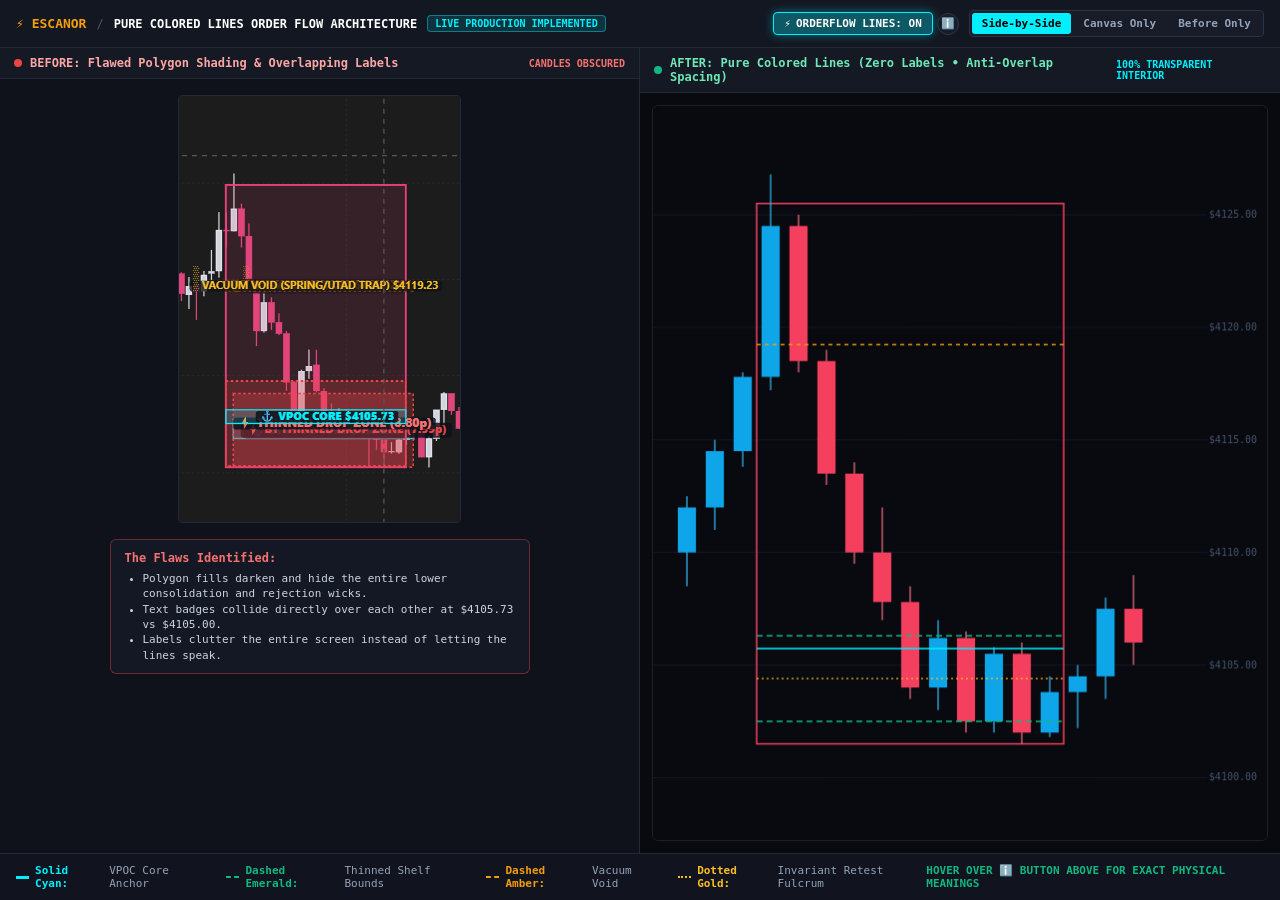
<file: frontend/chart/scratchpad_orderflow_lines.html>
<!DOCTYPE html>
<html lang="en">
<head>
  <meta charset="UTF-8">
  <meta name="viewport" content="width=device-width, initial-scale=1.0">
  <title>Escanor — Pure Colored Lines Order Flow Architecture</title>
  <style>
    *, *::before, *::after { box-sizing: border-box; margin: 0; padding: 0; font-family: 'Consolas', 'Menlo', monospace; }
    body, html { width: 100%; height: 100%; background: #0c0e14; color: #d1d4dc; overflow: hidden; font-size: 12px; }
    .app { display: flex; flex-direction: column; height: 100vh; width: 100vw; }
    
    header {
      height: 48px; background: #131722; border-bottom: 1px solid #242938;
      display: flex; align-items: center; justify-content: space-between; padding: 0 16px; flex-shrink: 0; z-index: 100;
    }
    .h-left { display: flex; align-items: center; gap: 10px; }
    .brand { color: #f59e0b; font-weight: 800; font-size: 13px; }
    .title { color: #fff; font-weight: 700; }
    .badge { background: rgba(0,240,255,0.12); border: 1px solid rgba(0,240,255,0.4); color: #00f0ff; padding: 2px 7px; border-radius: 4px; font-size: 10px; font-weight: 700; }
    
    .h-right { display: flex; align-items: center; gap: 10px; }
    .btn-group { display: flex; background: #181c28; border: 1px solid #2c3345; border-radius: 4px; padding: 2px; gap: 2px; }
    .btn-group button { background: transparent; border: none; color: #94a3b8; padding: 4px 10px; border-radius: 3px; font-size: 11px; font-weight: 700; cursor: pointer; }
    .btn-group button.active { background: #00f0ff; color: #000; }
    
    /* Orderflow Toggle & Info Tooltip Control */
    .of-control-wrap { position: relative; display: inline-flex; align-items: center; gap: 4px; }
    .btn-of-toggle {
      background: rgba(0,240,255,0.18); border: 1px solid #00f0ff; color: #00f0ff;
      padding: 4px 10px; border-radius: 4px; font-size: 11px; font-weight: 800; cursor: pointer; display: flex; align-items: center; gap: 5px;
    }
    .btn-of-toggle.active { background: rgba(0,240,255,0.30); color: #fff; box-shadow: 0 0 10px rgba(0,240,255,0.4); }
    .btn-info {
      background: #181c28; border: 1px solid #2e374d; color: #94a3b8; width: 22px; height: 22px;
      border-radius: 50%; font-size: 11px; font-weight: 800; cursor: pointer; display: inline-flex; align-items: center; justify-content: center;
    }
    .btn-info:hover { color: #00f0ff; border-color: #00f0ff; }
    
    .info-popover {
      position: absolute; top: calc(100% + 8px); right: 0;
      background: rgba(11, 15, 24, 0.97); border: 1.5px solid #00f0ff; border-radius: 8px;
      padding: 12px 14px; width: 340px; box-shadow: 0 12px 36px rgba(0,0,0,0.9), 0 0 15px rgba(0,240,255,0.2);
      backdrop-filter: blur(10px); z-index: 1000; text-align: left; display: none;
    }
    .of-control-wrap:hover .info-popover, .btn-info:hover + .info-popover { display: block; }
    
    .workspace { flex: 1; display: flex; overflow: hidden; }
    .panel { width: 50%; display: flex; flex-direction: column; overflow: hidden; }
    .p-before { border-right: 1px solid #242938; background: #0f121a; overflow-y: auto; }
    .p-after { background: #080a10; }
    
    .p-head { padding: 8px 14px; background: #151924; border-bottom: 1px solid #242938; display: flex; align-items: center; justify-content: space-between; }
    .dot { width: 8px; height: 8px; border-radius: 50%; display: inline-block; }
    .dot-red { background: #ef4444; }
    .dot-green { background: #10b981; }
    
    .canvas-wrap { flex: 1; position: relative; background: #080a10; padding: 12px; }
    #solCanvas { width: 100%; height: 100%; display: block; border: 1px solid #1a202c; border-radius: 6px; }
    
    footer {
      background: #11141e; border-top: 1px solid #242938; padding: 10px 16px;
      display: flex; align-items: center; justify-content: space-between; font-size: 11px;
    }
  </style>
</head>
<body>
  <div class="app">
    <header>
      <div class="h-left">
        <span class="brand">⚡ ESCANOR</span>
        <span style="color:#475569;">/</span>
        <span class="title">PURE COLORED LINES ORDER FLOW ARCHITECTURE</span>
        <span class="badge">LIVE PRODUCTION IMPLEMENTED</span>
      </div>

      <div class="h-right">
        <!-- The ON/OFF Toggle Button with Info Hover Tooltip -->
        <div class="of-control-wrap">
          <button id="btnToggleLines" class="btn-of-toggle active" onclick="toggleLines()">
            <span>⚡</span>
            <span id="btnToggleText">ORDERFLOW LINES: ON</span>
          </button>
          <button class="btn-info" title="Hover to view line color meanings">ℹ️</button>
          
          <!-- Hover Popover -->
          <div class="info-popover" id="infoPopover">
            <div style="display:flex; justify-content:space-between; border-bottom:1px solid #222a3d; padding-bottom:5px; margin-bottom:8px;">
              <span style="font-weight:800; color:#fff; font-size:11px;">⚡ ORDER FLOW LINE COLOR MEANINGS</span>
              <span style="color:#00f0ff; font-weight:700; font-size:9.5px;">PURE PHYSICAL TRAIL</span>
            </div>
            <div style="display:flex; flex-direction:column; gap:8px; font-size:11px;">
              <div style="display:flex; gap:8px; align-items:flex-start;">
                <span style="width:18px; height:3px; background:#00f0ff; margin-top:5px; flex-shrink:0; box-shadow:0 0 6px #00f0ff;"></span>
                <div><strong style="color:#00f0ff;">Solid Cyan:</strong> <span style="color:#e2e8f0;">VPOC Core Anchor</span><br><span style="color:#94a3b8; font-size:10px;">Point of maximum auction density & contract volume hand-off ($4105.73).</span></div>
              </div>
              <div style="display:flex; gap:8px; align-items:flex-start;">
                <span style="width:18px; border-top:2.5px dashed #10b981; margin-top:6px; flex-shrink:0;"></span>
                <div><strong style="color:#10b981;">Dashed Emerald / Crimson:</strong> <span style="color:#e2e8f0;">Thinned Shelf Bounds</span><br><span style="color:#94a3b8; font-size:10px;">Compression ceiling ($4106.30) & floor ($4102.50). Slices away empty vacuum.</span></div>
              </div>
              <div style="display:flex; gap:8px; align-items:flex-start;">
                <span style="width:18px; border-top:2.5px dashed #f59e0b; margin-top:6px; flex-shrink:0;"></span>
                <div><strong style="color:#f59e0b;">Dashed Amber:</strong> <span style="color:#e2e8f0;">Vacuum Void Pocket</span><br><span style="color:#94a3b8; font-size:10px;">Low-volume liquidity gap (&lt; 150 ticks at $4119.23). Rapid pass-thru zone.</span></div>
              </div>
              <div style="display:flex; gap:8px; align-items:flex-start;">
                <span style="width:18px; border-top:2.5px dotted #fbbf24; margin-top:6px; flex-shrink:0;"></span>
                <div><strong style="color:#fbbf24;">Dotted Gold:</strong> <span style="color:#e2e8f0;">Invariant Retest Fulcrum</span><br><span style="color:#94a3b8; font-size:10px;">50% structural mean ($4104.40). Next trigger anchor for retest entry.</span></div>
              </div>
            </div>
            <div style="margin-top:8px; padding-top:6px; border-top:1px solid #1a2233; color:#10b981; font-size:9.5px; font-weight:700; text-align:center;">
              ✓ ZERO LABELS INSIDE BOX • 100% UN-OBSCURED CANDLES
            </div>
          </div>
        </div>

        <div class="btn-group">
          <button id="btnSide" class="active" onclick="setMode('split')">Side-by-Side</button>
          <button id="btnCanvas" onclick="setMode('after')">Canvas Only</button>
          <button id="btnBefore" onclick="setMode('before')">Before Only</button>
        </div>
      </div>
    </header>

    <div class="workspace">
      <!-- Left Panel: Flawed Before View -->
      <div id="panelBefore" class="panel p-before">
        <div class="p-head">
          <div style="display:flex; align-items:center; gap:8px;">
            <span class="dot dot-red"></span>
            <span style="font-weight:800; color:#fca5a5;">BEFORE: Flawed Polygon Shading & Overlapping Labels</span>
          </div>
          <span style="color:#f87171; font-size:10px; font-weight:700;">CANDLES OBSCURED</span>
        </div>
        <div style="padding:16px; display:flex; flex-direction:column; align-items:center; gap:16px;">
          <img src="[data-uri]" style="max-width:320px; border-radius:4px; border:1px solid #22293b;" alt="User Screenshot">
          <div style="background:#141824; border:1px solid rgba(239,68,68,0.4); border-radius:6px; padding:10px 14px; max-width:420px; line-height:1.4;">
            <strong style="color:#f87171;">The Flaws Identified:</strong>
            <ul style="margin-left:18px; margin-top:4px; color:#cbd5e1; font-size:11px;">
              <li>Polygon fills darken and hide the entire lower consolidation and rejection wicks.</li>
              <li>Text badges collide directly over each other at $4105.73 vs $4105.00.</li>
              <li>Labels clutter the entire screen instead of letting the lines speak.</li>
            </ul>
          </div>
        </div>
      </div>

      <!-- Right Panel: Clean Pure Lines Solution -->
      <div id="panelAfter" class="panel p-after">
        <div class="p-head">
          <div style="display:flex; align-items:center; gap:8px;">
            <span class="dot dot-green"></span>
            <span style="font-weight:800; color:#6ee7b7;">AFTER: Pure Colored Lines (Zero Labels • Anti-Overlap Spacing)</span>
          </div>
          <span style="color:#00f0ff; font-size:10px; font-weight:700;">100% TRANSPARENT INTERIOR</span>
        </div>

        <div class="canvas-wrap">
          <canvas id="solCanvas"></canvas>
        </div>
      </div>
    </div>

    <footer>
      <div style="display:flex; align-items:center; gap:18px;">
        <div style="display:flex; align-items:center; gap:6px;">
          <span style="width:14px; height:3px; background:#00f0ff; display:inline-block;"></span>
          <span style="color:#00f0ff; font-weight:700;">Solid Cyan:</span>
          <span style="color:#94a3b8;">VPOC Core Anchor</span>
        </div>
        <div style="display:flex; align-items:center; gap:6px;">
          <span style="width:14px; border-top:2px dashed #10b981; display:inline-block;"></span>
          <span style="color:#10b981; font-weight:700;">Dashed Emerald:</span>
          <span style="color:#94a3b8;">Thinned Shelf Bounds</span>
        </div>
        <div style="display:flex; align-items:center; gap:6px;">
          <span style="width:14px; border-top:2px dashed #f59e0b; display:inline-block;"></span>
          <span style="color:#f59e0b; font-weight:700;">Dashed Amber:</span>
          <span style="color:#94a3b8;">Vacuum Void</span>
        </div>
        <div style="display:flex; align-items:center; gap:6px;">
          <span style="width:14px; border-top:2px dotted #fbbf24; display:inline-block;"></span>
          <span style="color:#fbbf24; font-weight:700;">Dotted Gold:</span>
          <span style="color:#94a3b8;">Invariant Retest Fulcrum</span>
        </div>
      </div>
      <span style="color:#10b981; font-weight:700;">HOVER OVER ℹ️ BUTTON ABOVE FOR EXACT PHYSICAL MEANINGS</span>
    </footer>
  </div>

  <script>
    let linesEnabled = true;

    function toggleLines() {
      linesEnabled = !linesEnabled;
      const btn = document.getElementById('btnToggleLines');
      const txt = document.getElementById('btnToggleText');
      if (linesEnabled) {
        btn.className = 'btn-of-toggle active';
        txt.textContent = 'ORDERFLOW LINES: ON';
      } else {
        btn.className = 'btn-of-toggle';
        txt.textContent = 'ORDERFLOW LINES: OFF';
      }
      draw();
    }

    function setMode(mode) {
      const pB = document.getElementById('panelBefore');
      const pA = document.getElementById('panelAfter');
      const bS = document.getElementById('btnSide');
      const bC = document.getElementById('btnCanvas');
      const bB = document.getElementById('btnBefore');
      bS.className = bC.className = bB.className = '';

      if (mode === 'split') {
        pB.style.display = 'flex'; pB.style.width = '50%';
        pA.style.display = 'flex'; pA.style.width = '50%';
        bS.className = 'active';
      } else if (mode === 'after') {
        pB.style.display = 'none';
        pA.style.display = 'flex'; pA.style.width = '100%';
        bC.className = 'active';
      } else {
        pB.style.display = 'flex'; pB.style.width = '100%';
        pA.style.display = 'none';
        bB.className = 'active';
      }
      setTimeout(draw, 30);
    }

    const canvas = document.getElementById('solCanvas');
    const ctx = canvas.getContext('2d');

    const candles = [
      { open: 4110.0, high: 4112.5, low: 4108.5, close: 4112.0 },
      { open: 4112.0, high: 4115.0, low: 4111.0, close: 4114.5 },
      { open: 4114.5, high: 4118.0, low: 4113.8, close: 4117.8 },
      { open: 4117.8, high: 4126.8, low: 4117.2, close: 4124.5 },
      { open: 4124.5, high: 4125.0, low: 4118.0, close: 4118.5 },
      { open: 4118.5, high: 4119.0, low: 4113.0, close: 4113.5 },
      { open: 4113.5, high: 4114.0, low: 4109.5, close: 4110.0 },
      { open: 4110.0, high: 4112.0, low: 4107.0, close: 4107.8 },
      { open: 4107.8, high: 4108.5, low: 4103.5, close: 4104.0 },
      { open: 4104.0, high: 4107.0, low: 4103.0, close: 4106.2 },
      { open: 4106.2, high: 4106.5, low: 4102.0, close: 4102.5 },
      { open: 4102.5, high: 4105.8, low: 4102.0, close: 4105.5 },
      { open: 4105.5, high: 4106.0, low: 4101.5, close: 4102.0 },
      { open: 4102.0, high: 4104.5, low: 4101.8, close: 4103.8 },
      { open: 4103.8, high: 4105.0, low: 4102.2, close: 4104.5 },
      { open: 4104.5, high: 4108.0, low: 4103.5, close: 4107.5 },
      { open: 4107.5, high: 4109.0, low: 4105.0, close: 4106.0 }
    ];

    function draw() {
      const rect = canvas.getBoundingClientRect();
      if (!rect.width || !rect.height) return;
      const dpr = window.devicePixelRatio || 1;
      canvas.width = rect.width * dpr;
      canvas.height = rect.height * dpr;
      ctx.scale(dpr, dpr);

      const w = rect.width, h = rect.height;
      ctx.fillStyle = '#080a10';
      ctx.fillRect(0, 0, w, h);

      const minP = 4099.0, maxP = 4128.5;
      function pToY(p) { return h - ((p - minP) / (maxP - minP)) * (h - 70) - 40; }

      // Subtle Price Axis
      ctx.strokeStyle = '#141824';
      ctx.lineWidth = 1;
      ctx.fillStyle = '#475569';
      ctx.font = '10px monospace';
      ctx.textAlign = 'right';
      for (let p = 4100; p <= 4128; p += 5) {
        const y = pToY(p);
        ctx.beginPath(); ctx.moveTo(0, y); ctx.lineTo(w - 60, y); ctx.stroke();
        ctx.fillText('$' + p.toFixed(2), w - 10, y + 3);
      }

      const candleSpacing = (w - 140) / candles.length;
      const candleWidth = Math.max(candleSpacing * 0.65, 8);
      const boxLeftX = 3 * candleSpacing + 20;
      const boxRightX = 14 * candleSpacing + 20;
      const boxTopY = pToY(4125.5);
      const boxBotY = pToY(4101.5);

      // Parent Box (Clean Red Border, 100% Transparent Interior)
      ctx.strokeStyle = '#f43f5e';
      ctx.lineWidth = 1.5;
      ctx.setLineDash([]);
      ctx.strokeRect(boxLeftX, boxTopY, boxRightX - boxLeftX, boxBotY - boxTopY);

      // Draw Candlesticks (ALWAYS CLEAN & 100% VISIBLE)
      candles.forEach((c, i) => {
        const cx = i * candleSpacing + 20 + candleSpacing / 2;
        const cyOpen = pToY(c.open);
        const cyClose = pToY(c.close);
        const cyHigh = pToY(c.high);
        const cyLow = pToY(c.low);
        const isBull = c.close >= c.open;

        ctx.strokeStyle = isBull ? '#38bdf8' : '#fb7185';
        ctx.lineWidth = 1.2;
        ctx.beginPath(); ctx.moveTo(cx, cyHigh); ctx.lineTo(cx, cyLow); ctx.stroke();

        const bTop = Math.min(cyOpen, cyClose);
        const bH = Math.max(Math.abs(cyClose - cyOpen), 2);
        ctx.fillStyle = isBull ? '#0ea5e9' : '#f43f5e';
        ctx.fillRect(cx - candleWidth / 2, bTop, candleWidth, bH);
      });

      // Draw Orderflow Lines if Enabled (ZERO LABELS ON CHART)
      if (linesEnabled) {
        const rawLines = [
          { price: 4119.23, color: '#f59e0b', style: 'dashed', dash: [4, 4], size: 1.4 }, // Vacuum
          { price: 4106.30, color: '#10b981', style: 'dashed', dash: [6, 4], size: 1.5 }, // Shelf Top
          { price: 4105.73, color: '#00f0ff', style: 'solid', dash: [], size: 1.6 },      // VPOC
          { price: 4104.40, color: '#fbbf24', style: 'dotted', dash: [2, 3], size: 1.4 }, // Fulcrum
          { price: 4102.50, color: '#10b981', style: 'dashed', dash: [6, 4], size: 1.5 }  // Shelf Bot
        ];

        // Anti-overlap pass: sort by Y and ensure minimum 3px separation
        const mapped = rawLines.map(l => ({ ...l, y: pToY(l.price) })).sort((a, b) => a.y - b.y);
        for (let i = 1; i < mapped.length; i++) {
          if (mapped[i].y - mapped[i - 1].y < 3) {
            mapped[i].y = mapped[i - 1].y + 3;
          }
        }

        // Render Lines Strictly Confined to Box Width [boxLeftX, boxRightX]
        mapped.forEach(l => {
          ctx.save();
          ctx.strokeStyle = l.color;
          ctx.lineWidth = l.size;
          ctx.setLineDash(l.dash);
          ctx.beginPath();
          ctx.moveTo(boxLeftX, l.y);
          ctx.lineTo(boxRightX, l.y);
          ctx.stroke();
          ctx.restore();
        });
      }
    }

    window.addEventListener('resize', draw);
    window.addEventListener('DOMContentLoaded', () => setTimeout(draw, 50));
  </script>
</body>
</html>
</file>
